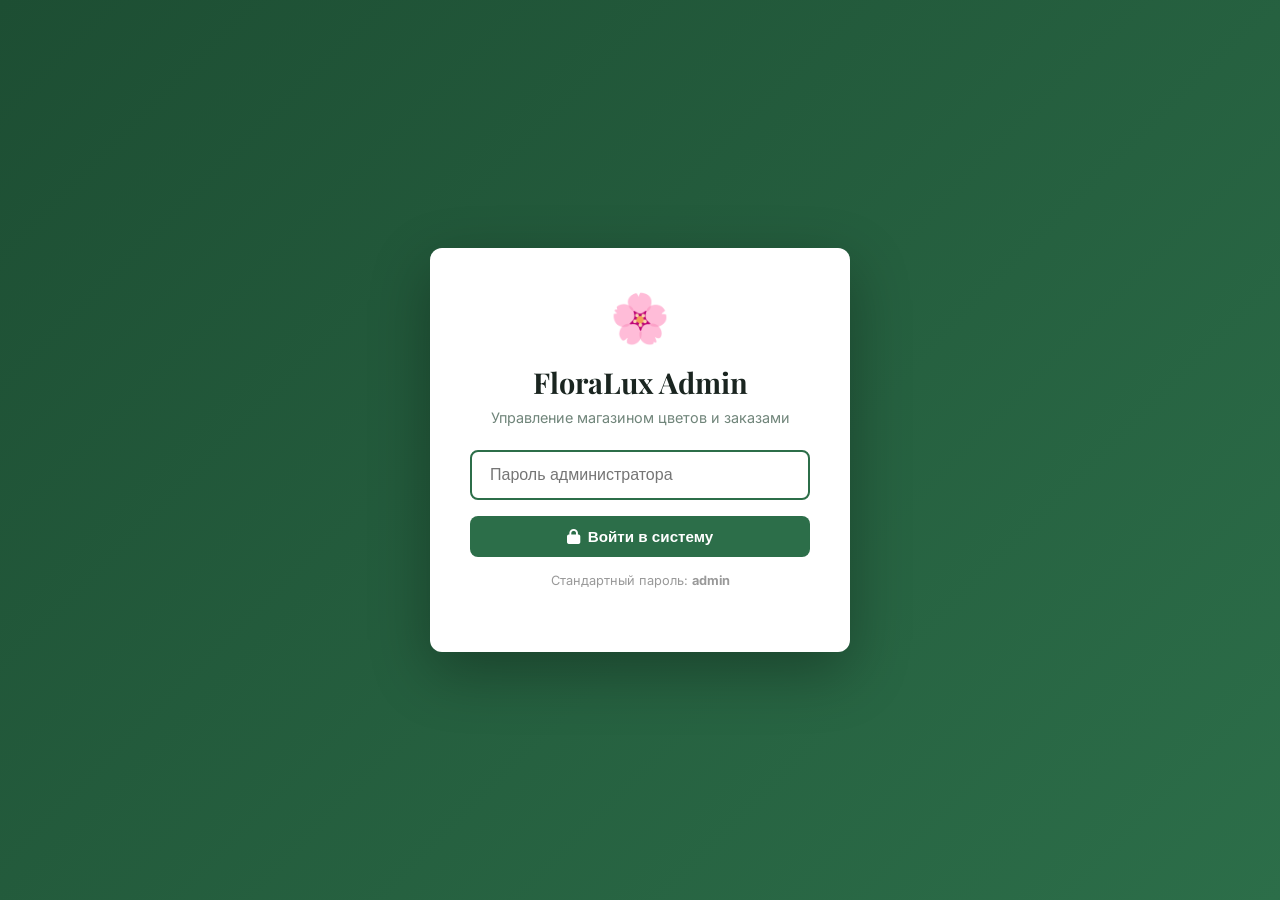
<file: admin.html>
<!DOCTYPE html>
<html lang="ru">
<head>
    <meta charset="UTF-8">
    <meta name="viewport" content="width=device-width, initial-scale=1.0">
    <title>FloraLux — Панель управления магазином</title>
    <!-- Google Fonts -->
    <link rel="preconnect" href="https://fonts.googleapis.com">
    <link rel="preconnect" href="https://fonts.gstatic.com" crossorigin>
    <link href="https://fonts.googleapis.com/css2?family=Inter:wght@300;400;500;600;700&family=Playfair+Display:wght@600;700&display=swap" rel="stylesheet">
    <!-- Font Awesome -->
    <link rel="stylesheet" href="https://cdnjs.cloudflare.com/ajax/libs/font-awesome/6.5.0/css/all.min.css">
    <style>
        :root {
            --primary: #2c6e49;
            --primary-dark: #1d4e33;
            --primary-light: #4c9a6a;
            --accent: #c9a96e;
            --danger: #e74c3c;
            --warning: #f39c12;
            --info: #3498db;
            --success: #2ecc71;
            --dark: #1a2520;
            --gray-bg: #f5f7f6;
            --card-bg: #ffffff;
            --border: #e2e8e5;
            --text: #2c3e35;
            --text-light: #70857a;
            --radius: 12px;
            --shadow: 0 4px 20px rgba(0,0,0,0.06);
        }

        * { box-sizing: border-box; margin: 0; padding: 0; }
        body {
            font-family: 'Inter', sans-serif;
            background: var(--gray-bg);
            color: var(--text);
            min-height: 100vh;
        }

        /* ─── Login Screen ─────────────────────────────────────────── */
        .login-overlay {
            position: fixed; inset: 0;
            background: linear-gradient(135deg, #1d4e33, #2c6e49);
            display: flex; align-items: center; justify-content: center;
            z-index: 9999;
            padding: 20px;
        }
        .login-box {
            background: #fff;
            padding: 40px;
            border-radius: var(--radius);
            box-shadow: 0 20px 60px rgba(0,0,0,0.3);
            width: 100%; max-width: 420px;
            text-align: center;
        }
        .login-icon { font-size: 3rem; margin-bottom: 16px; }
        .login-box h2 {
            font-family: 'Playfair Display', serif;
            font-size: 1.8rem;
            color: var(--dark);
            margin-bottom: 8px;
        }
        .login-box p { color: var(--text-light); font-size: 0.9rem; margin-bottom: 24px; }
        .login-form input {
            width: 100%; padding: 14px 18px;
            border: 2px solid var(--border);
            border-radius: 8px; font-size: 1rem;
            outline: none; margin-bottom: 16px;
            transition: border-color 0.2s;
        }
        .login-form input:focus { border-color: var(--primary); }
        .btn {
            display: inline-flex; align-items: center; justify-content: center; gap: 8px;
            padding: 12px 24px; border-radius: 8px; border: none;
            font-size: 0.95rem; font-weight: 600; cursor: pointer;
            transition: all 0.2s; text-decoration: none;
        }
        .btn-primary { background: var(--primary); color: #fff; }
        .btn-primary:hover { background: var(--primary-dark); }
        .btn-outline { background: transparent; border: 2px solid var(--border); color: var(--text); }
        .btn-outline:hover { border-color: var(--primary); color: var(--primary); }
        .btn-danger { background: var(--danger); color: #fff; }
        .btn-danger:hover { background: #c0392b; }
        .btn-sm { padding: 6px 14px; font-size: 0.85rem; border-radius: 6px; }
        .btn-block { width: 100%; }

        /* ─── Topbar ───────────────────────────────────────────────── */
        .admin-topbar {
            background: #fff;
            border-bottom: 1px solid var(--border);
            padding: 16px 32px;
            display: flex; align-items: center; justify-content: space-between;
            position: sticky; top: 0; z-index: 100;
        }
        .admin-brand {
            display: flex; align-items: center; gap: 12px;
            font-size: 1.3rem; font-weight: 700;
            color: var(--dark); text-decoration: none;
        }
        .admin-brand span.logo-accent { color: var(--primary); }
        .admin-brand small {
            background: #e8f5e9; color: var(--primary);
            font-size: 0.75rem; padding: 4px 10px;
            border-radius: 20px; font-weight: 600;
        }
        .topbar-actions { display: flex; align-items: center; gap: 16px; }

        /* ─── Layout ───────────────────────────────────────────────── */
        .admin-layout {
            display: grid;
            grid-template-columns: 260px 1fr;
            min-height: calc(100vh - 73px);
        }

        /* ─── Sidebar ──────────────────────────────────────────────── */
        .admin-sidebar {
            background: #fff;
            border-right: 1px solid var(--border);
            padding: 24px 16px;
        }
        .nav-item {
            display: flex; align-items: center; gap: 12px;
            padding: 14px 18px; border-radius: 10px;
            color: var(--text); text-decoration: none;
            font-weight: 500; font-size: 0.95rem;
            margin-bottom: 6px; cursor: pointer;
            transition: all 0.2s;
        }
        .nav-item:hover { background: var(--gray-bg); color: var(--primary); }
        .nav-item.active { background: #e8f5e9; color: var(--primary); font-weight: 700; }
        .nav-item i { width: 20px; font-size: 1.1rem; }
        .nav-badge {
            margin-left: auto;
            background: var(--danger); color: #fff;
            font-size: 0.75rem; font-weight: 700;
            padding: 2px 8px; border-radius: 12px;
        }

        /* ─── Main Content ─────────────────────────────────────────── */
        .admin-content {
            padding: 32px;
            max-width: 1400px;
        }
        .tab-panel { display: none; }
        .tab-panel.active { display: block; }

        .panel-header {
            display: flex; align-items: center; justify-content: space-between;
            margin-bottom: 28px; flex-wrap: wrap; gap: 16px;
        }
        .panel-header h1 {
            font-family: 'Playfair Display', serif;
            font-size: 2rem; color: var(--dark);
        }
        .panel-header p { color: var(--text-light); font-size: 0.95rem; margin-top: 4px; }

        /* ─── Stat Cards ───────────────────────────────────────────── */
        .stats-grid {
            display: grid; grid-template-columns: repeat(4, 1fr);
            gap: 20px; margin-bottom: 32px;
        }
        .stat-card {
            background: #fff; padding: 24px; border-radius: var(--radius);
            box-shadow: var(--shadow); border: 1px solid var(--border);
            display: flex; align-items: center; justify-content: space-between;
        }
        .stat-card-info h3 { font-size: 0.85rem; color: var(--text-light); text-transform: uppercase; letter-spacing: 0.5px; margin-bottom: 8px; }
        .stat-card-info p { font-size: 1.8rem; font-weight: 700; color: var(--dark); }
        .stat-card-icon {
            width: 52px; height: 52px; border-radius: 12px;
            display: flex; align-items: center; justify-content: center;
            font-size: 1.4rem; color: #fff;
        }
        .icon-green { background: linear-gradient(135deg, #2c6e49, #4c9a6a); }
        .icon-gold { background: linear-gradient(135deg, #c9a96e, #dfc28d); }
        .icon-blue { background: linear-gradient(135deg, #3498db, #5dade2); }
        .icon-purple { background: linear-gradient(135deg, #8e44ad, #bb8fce); }

        /* ─── Table ────────────────────────────────────────────────── */
        .card {
            background: #fff; border-radius: var(--radius);
            box-shadow: var(--shadow); border: 1px solid var(--border);
            overflow: hidden; margin-bottom: 32px;
        }
        .table-responsive { overflow-x: auto; }
        table {
            width: 100%; border-collapse: collapse; text-align: left;
            font-size: 0.95rem;
        }
        th {
            background: #fbfcfb; padding: 16px 20px;
            color: var(--text-light); font-weight: 600; font-size: 0.85rem;
            text-transform: uppercase; letter-spacing: 0.5px;
            border-bottom: 1px solid var(--border);
        }
        td {
            padding: 16px 20px; border-bottom: 1px solid var(--border);
            vertical-align: middle;
        }
        tr:hover { background: #fafcfa; }

        /* Product cell */
        .prod-cell { display: flex; align-items: center; gap: 14px; }
        .prod-thumb {
            width: 56px; height: 56px; border-radius: 8px;
            object-fit: cover; background: #eee;
        }
        .prod-name { font-weight: 600; font-size: 1rem; color: var(--dark); }
        .prod-cat { font-size: 0.8rem; color: var(--text-light); }

        /* Status Badges */
        .status-badge {
            display: inline-block; padding: 4px 12px;
            border-radius: 20px; font-size: 0.8rem; font-weight: 600;
        }
        .status-new { background: #e3f2fd; color: #1976d2; }
        .status-processing { background: #fff3e0; color: #f57c00; }
        .status-delivery { background: #f3e5f5; color: #7b1fa2; }
        .status-done { background: #e8f5e9; color: #2e7d32; }
        .status-cancel { background: #ffebee; color: #c62828; }

        /* Price input cell */
        .inline-price-input {
            width: 110px; padding: 6px 10px;
            border: 1px solid var(--border); border-radius: 6px;
            font-size: 0.95rem; font-weight: 700; color: var(--primary);
        }

        /* ─── Forms & Settings ─────────────────────────────────────── */
        .settings-grid {
            display: grid; grid-template-columns: 1fr 1fr;
            gap: 24px;
        }
        .form-group { margin-bottom: 20px; }
        .form-group label {
            display: block; font-weight: 600; font-size: 0.9rem;
            margin-bottom: 8px; color: var(--dark);
        }
        .form-group input, .form-group textarea, .form-group select {
            width: 100%; padding: 12px 16px;
            border: 2px solid var(--border); border-radius: 8px;
            font-size: 0.95rem; outline: none; font-family: inherit;
            transition: border-color 0.2s;
        }
        .form-group input:focus, .form-group textarea:focus, .form-group select:focus {
            border-color: var(--primary);
        }
        .form-help { font-size: 0.8rem; color: var(--text-light); margin-top: 6px; display: block; }

        .tg-box {
            background: #f0f7ff; border: 1px solid #cce5ff;
            border-radius: 10px; padding: 20px; margin-bottom: 24px;
        }
        .tg-box h3 { display: flex; align-items: center; gap: 8px; color: #0088cc; font-size: 1.1rem; margin-bottom: 8px; }

        /* ─── Modal ────────────────────────────────────────────────── */
        .admin-modal-overlay {
            position: fixed; inset: 0; background: rgba(0,0,0,0.5);
            display: flex; align-items: center; justify-content: center;
            z-index: 1000; padding: 20px;
            opacity: 0; visibility: hidden; transition: all 0.2s;
        }
        .admin-modal-overlay.active { opacity: 1; visibility: visible; }
        .admin-modal {
            background: #fff; border-radius: var(--radius);
            width: 100%; max-width: 650px; max-height: 90vh;
            overflow-y: auto; padding: 32px;
            box-shadow: 0 20px 60px rgba(0,0,0,0.25);
            position: relative;
        }
        .admin-modal-header {
            display: flex; align-items: center; justify-content: space-between;
            margin-bottom: 24px; padding-bottom: 16px;
            border-bottom: 1px solid var(--border);
        }
        .modal-close-btn {
            background: none; border: none; font-size: 1.4rem;
            color: var(--text-light); cursor: pointer;
        }

        /* Responsive */
        @media (max-width: 992px) {
            .admin-layout { grid-template-columns: 1fr; }
            .admin-sidebar { display: flex; overflow-x: auto; padding: 12px; gap: 8px; }
            .nav-item { white-space: nowrap; margin-bottom: 0; }
            .stats-grid { grid-template-columns: repeat(2, 1fr); }
            .settings-grid { grid-template-columns: 1fr; }
        }
        @media (max-width: 576px) {
            .stats-grid { grid-template-columns: 1fr; }
            .admin-content { padding: 16px; }
        }
    </style>
</head>
<body>

    <!-- ═══════════════ LOGIN SCREEN ═══════════════ -->
    <div class="login-overlay" id="loginOverlay">
        <div class="login-box">
            <div class="login-icon">🌸</div>
            <h2>FloraLux Admin</h2>
            <p>Управление магазином цветов и заказами</p>
            <form class="login-form" id="loginForm">
                <input type="password" id="loginPass" placeholder="Пароль администратора" required autocomplete="current-password" autofocus>
                <button type="submit" class="btn btn-primary btn-block"><i class="fas fa-lock"></i> Войти в систему</button>
            </form>
            <p style="margin-top: 16px; font-size: 0.8rem; color: #999;">Стандартный пароль: <strong>admin</strong></p>
        </div>
    </div>

    <!-- ═══════════════ TOPBAR ═══════════════ -->
    <header class="admin-topbar">
        <a href="#" class="admin-brand">
            <span>🌺 Flora<span class="logo-accent">Lux</span></span>
            <small>SQLite Edition</small>
        </a>
        <div class="topbar-actions">
            <a href="index.html" target="_blank" class="btn btn-outline btn-sm"><i class="fas fa-external-link-alt"></i> Открыть витрину сайта</a>
            <button class="btn btn-outline btn-sm" id="logoutBtn"><i class="fas fa-sign-out-alt"></i> Выход</button>
        </div>
    </header>

    <div class="admin-layout">
        <!-- ═══════════════ SIDEBAR ═══════════════ -->
        <aside class="admin-sidebar">
            <div class="nav-item active" data-tab="orders">
                <i class="fas fa-clipboard-list"></i>
                <span>Заказы</span>
                <span class="nav-badge" id="badgeOrders">0</span>
            </div>
            <div class="nav-item" data-tab="products">
                <i class="fas fa-seedling"></i>
                <span>Товары и цены</span>
            </div>
            <div class="nav-item" data-tab="reviews">
                <i class="fas fa-star"></i>
                <span>Отзывы</span>
            </div>
            <div class="nav-item" data-tab="settings">
                <i class="fas fa-cog"></i>
                <span>Настройки и Telegram</span>
            </div>
        </aside>

        <!-- ═══════════════ MAIN CONTENT ═══════════════ -->
        <main class="admin-content">

            <!-- ─── TAB: ORDERS ─── -->
            <div class="tab-panel active" id="tabOrders">
                <div class="panel-header">
                    <div>
                        <h1>Заказы клиентов</h1>
                        <p>Все заказы с сайта сохраняются в базу данных SQLite и приходят сюда мгновенно</p>
                    </div>
                    <button class="btn btn-outline btn-sm" onclick="loadOrders()"><i class="fas fa-sync-alt"></i> Обновить</button>
                </div>

                <div class="stats-grid">
                    <div class="stat-card">
                        <div class="stat-card-info">
                            <h3>Всего заказов</h3>
                            <p id="statTotalOrders">0</p>
                        </div>
                        <div class="stat-card-icon icon-blue"><i class="fas fa-shopping-bag"></i></div>
                    </div>
                    <div class="stat-card">
                        <div class="stat-card-info">
                            <h3>Новые заказы</h3>
                            <p id="statNewOrders">0</p>
                        </div>
                        <div class="stat-card-icon icon-gold"><i class="fas fa-bell"></i></div>
                    </div>
                    <div class="stat-card">
                        <div class="stat-card-info">
                            <h3>Выручка</h3>
                            <p id="statTotalRevenue">0 ₸</p>
                        </div>
                        <div class="stat-card-icon icon-green"><i class="fas fa-coins"></i></div>
                    </div>
                    <div class="stat-card">
                        <div class="stat-card-info">
                            <h3>Товаров в базе</h3>
                            <p id="statTotalProducts">0</p>
                        </div>
                        <div class="stat-card-icon icon-purple"><i class="fas fa-box-open"></i></div>
                    </div>
                </div>

                <div class="card">
                    <div class="table-responsive">
                        <table>
                            <thead>
                                <tr>
                                    <th>№ Заказа</th>
                                    <th>Клиент / Телефон</th>
                                    <th>Адрес доставки</th>
                                    <th>Дата и время</th>
                                    <th>Товары</th>
                                    <th>Сумма</th>
                                    <th>Статус</th>
                                    <th>Действие</th>
                                </tr>
                            </thead>
                            <tbody id="ordersTableBody">
                                <tr><td colspan="8" style="text-align:center; padding: 40px; color: #999;">Загрузка заказов...</td></tr>
                            </tbody>
                        </table>
                    </div>
                </div>
            </div>

            <!-- ─── TAB: PRODUCTS ─── -->
            <div class="tab-panel" id="tabProducts">
                <div class="panel-header">
                    <div>
                        <h1>Каталог букетов и цены</h1>
                        <p>Меняйте цены прямо в таблице (нажмите Enter) или нажимайте «Редактировать»</p>
                    </div>
                    <button class="btn btn-primary" onclick="openProductModal()"><i class="fas fa-plus"></i> Добавить букет</button>
                </div>

                <div class="card">
                    <div class="table-responsive">
                        <table>
                            <thead>
                                <tr>
                                    <th>Товар</th>
                                    <th>Категория</th>
                                    <th>Цена (₸)</th>
                                    <th>Старая цена</th>
                                    <th>Бейдж</th>
                                    <th>Рейтинг</th>
                                    <th>Статус</th>
                                    <th>Действия</th>
                                </tr>
                            </thead>
                            <tbody id="productsTableBody">
                                <tr><td colspan="8" style="text-align:center; padding: 40px; color: #999;">Загрузка товаров...</td></tr>
                            </tbody>
                        </table>
                    </div>
                </div>
            </div>

            <!-- ─── TAB: REVIEWS ─── -->
            <div class="tab-panel" id="tabReviews">
                <div class="panel-header">
                    <div>
                        <h1>Отзывы покупателей</h1>
                        <p>Отзывы, оставленные посетителями сайта</p>
                    </div>
                </div>
                <div class="card">
                    <div class="table-responsive">
                        <table>
                            <thead>
                                <tr>
                                    <th>Клиент</th>
                                    <th>Город</th>
                                    <th>Оценка</th>
                                    <th>Текст отзыва</th>
                                    <th>Дата</th>
                                    <th>Действие</th>
                                </tr>
                            </thead>
                            <tbody id="reviewsTableBody">
                                <tr><td colspan="6" style="text-align:center; padding: 40px; color: #999;">Загрузка отзывов...</td></tr>
                            </tbody>
                        </table>
                    </div>
                </div>
            </div>

            <!-- ─── TAB: SETTINGS & TELEGRAM ─── -->
            <div class="tab-panel" id="tabSettings">
                <div class="panel-header">
                    <div>
                        <h1>Настройки магазина и Telegram</h1>
                        <p>Контактные данные, тарифы доставки и мгновенные уведомления о заказах в Telegram</p>
                    </div>
                </div>

                <!-- Telegram integration box -->
                <div class="tg-box">
                    <h3><i class="fab fa-telegram"></i> Оповещения в Telegram для владельца магазина</h3>
                    <p style="font-size: 0.9rem; margin-bottom: 16px; color: #444;">
                        Когда покупатель оформляет заказ на сайте, вам на телефон мгновенно придет уведомление с именем, телефоном, адресом и суммой заказа!
                    </p>
                    <div class="settings-grid">
                        <div class="form-group">
                            <label>Telegram Bot Token</label>
                            <input type="text" id="cfgTgBotToken" placeholder="Пример: 123456789:ABCdefGhIJKlmNoPQRsTUVwxyZ">
                            <small class="form-help">Создается бесплатно в Telegram за 1 минуту у бота @BotFather</small>
                        </div>
                        <div class="form-group">
                            <label>Ваш Telegram Chat ID</label>
                            <input type="text" id="cfgTgChatId" placeholder="Пример: 987654321">
                            <small class="form-help">Узнать свой ID можно у бота @userinfobot в Telegram</small>
                        </div>
                    </div>
                    <button type="button" class="btn btn-outline btn-sm" id="btnTestTg"><i class="fas fa-paper-plane"></i> Проверить отправку в Telegram</button>
                </div>

                <form id="settingsForm">
                    <div class="settings-grid">
                        <div class="card" style="padding: 24px;">
                            <h3 style="margin-bottom: 20px;"><i class="fas fa-store"></i> Данные магазина</h3>
                            <div class="form-group">
                                <label>Название магазина</label>
                                <input type="text" id="cfgShopName" required>
                            </div>
                            <div class="form-group">
                                <label>Телефон для клиентов</label>
                                <input type="text" id="cfgPhone" required>
                            </div>
                            <div class="form-group">
                                <label>Email магазина</label>
                                <input type="email" id="cfgEmail">
                            </div>
                            <div class="form-group">
                                <label>Адрес салона</label>
                                <input type="text" id="cfgAddress">
                            </div>
                            <div class="form-group">
                                <label>Часы работы</label>
                                <input type="text" id="cfgHours">
                            </div>
                        </div>

                        <div class="card" style="padding: 24px;">
                            <h3 style="margin-bottom: 20px;"><i class="fas fa-truck"></i> Доставка и цены</h3>
                            <div class="form-group">
                                <label>Стоимость стандартной доставки (₸)</label>
                                <input type="number" id="cfgDeliveryCost" required>
                            </div>
                            <div class="form-group">
                                <label>Бесплатная доставка от суммы (₸)</label>
                                <input type="number" id="cfgFreeDelivery" required>
                            </div>
                            <div class="form-group">
                                <label>Минимальная сумма заказа (₸)</label>
                                <input type="number" id="cfgMinOrder" required>
                            </div>
                            <div class="form-group">
                                <label>WhatsApp (номер только цифры, начиная с 7)</label>
                                <input type="text" id="cfgWhatsapp">
                            </div>
                            <div class="form-group">
                                <label>Пароль для входа в эту панель</label>
                                <input type="text" id="cfgAdminPass" required>
                            </div>
                        </div>
                    </div>

                    <button type="submit" class="btn btn-primary btn-lg" style="margin-top: 20px;"><i class="fas fa-save"></i> Сохранить настройки</button>
                </form>
            </div>

        </main>
    </div>

    <!-- ═══════════════ MODAL: ADD / EDIT PRODUCT ═══════════════ -->
    <div class="admin-modal-overlay" id="productModal">
        <div class="admin-modal">
            <div class="admin-modal-header">
                <h3 id="modalProductTitle">Добавить букет</h3>
                <button class="modal-close-btn" onclick="closeProductModal()">&times;</button>
            </div>
            <form id="productForm">
                <input type="hidden" id="pId">
                <div class="form-group">
                    <label>Название букета *</label>
                    <input type="text" id="pName" required placeholder="Например: Нежность">
                </div>
                <div class="settings-grid">
                    <div class="form-group">
                        <label>Категория *</label>
                        <select id="pCategory" required>
                            <option value="bouquets">Букеты</option>
                            <option value="roses">Розы</option>
                            <option value="tulips">Тюльпаны</option>
                            <option value="wedding">Свадебные</option>
                            <option value="compositions">Композиции</option>
                            <option value="gifts">Подарочные наборы</option>
                        </select>
                    </div>
                    <div class="form-group">
                        <label>Бейдж</label>
                        <select id="pBadge">
                            <option value="">Без бейджа</option>
                            <option value="Хит продаж">Хит продаж</option>
                            <option value="Новинка">Новинка</option>
                            <option value="Скидка">Скидка</option>
                            <option value="Премиум">Премиум</option>
                        </select>
                    </div>
                </div>
                <div class="settings-grid">
                    <div class="form-group">
                        <label>Цена (₸) *</label>
                        <input type="number" id="pPrice" required placeholder="18500">
                    </div>
                    <div class="form-group">
                        <label>Старая цена (для скидки, необязательно)</label>
                        <input type="number" id="pOldPrice" placeholder="22000">
                    </div>
                </div>
                <div class="form-group">
                    <label>Фотография букета</label>
                    <input type="file" id="pImageFile" accept="image/*" style="padding: 8px;">
                    <input type="text" id="pImage" placeholder="Путь к фото (например: images/product-1.jpg)" style="margin-top: 8px;">
                    <small class="form-help">Выберите фото с компьютера (оно автоматически загрузится) или укажите ссылку</small>
                </div>
                <div class="form-group">
                    <label>Описание букета</label>
                    <textarea id="pDesc" rows="3" placeholder="Состав цветов, высота, упаковка..."></textarea>
                </div>
                <div style="display:flex; justify-content: flex-end; gap: 12px; margin-top: 24px;">
                    <button type="button" class="btn btn-outline" onclick="closeProductModal()">Отмена</button>
                    <button type="submit" class="btn btn-primary"><i class="fas fa-check"></i> Сохранить</button>
                </div>
            </form>
        </div>
    </div>

    <!-- ═══════════════ SCRIPT ═══════════════ -->
    <script src="js/data.js"></script>
    <script>
        let authToken = localStorage.getItem('floralux_admin_token') || '';
        let allProducts = [];
        let allOrders = [];
        let isDemoMode = false;

        // Sample Demo Orders for client preview on GitHub Pages
        function initDemoOrders() {
            const saved = localStorage.getItem('floralux_demo_orders');
            if (saved) {
                try { return JSON.parse(saved); } catch (e) {}
            }
            const initial = [
                {
                    id: 101,
                    customer_name: "Айгерим Серікқызы",
                    customer_phone: "+7 (777) 321-45-67",
                    delivery_address: "г. Алматы, мкр. Самал-2, д. 15, кв. 42",
                    delivery_date: "Сегодня",
                    delivery_time: "18:00 - 19:00",
                    total_amount: 18500,
                    status: "новый",
                    payment_method: "Kaspi Gold / QR",
                    items: [{ name: "Букет 'Нежность' (15 роз)", quantity: 1, price: 18500 }],
                    note: "Позвонить за 15 минут до приезда, домофон 42"
                },
                {
                    id: 102,
                    customer_name: "Данияр Ахметов",
                    customer_phone: "+7 (701) 987-65-43",
                    delivery_address: "г. Астана, ул. Достык, д. 8",
                    delivery_date: "Сегодня",
                    delivery_time: "Побыстрее",
                    total_amount: 32000,
                    status: "в сборке",
                    payment_method: "Kaspi QR",
                    items: [
                        { name: "Букет 'Весенний вальс' (25 тюльпанов)", quantity: 1, price: 21500 },
                        { name: "Фирменная подарочная упаковка", quantity: 1, price: 10500 }
                    ],
                    note: "Добавить открытку: 'С днём рождения, любимая!'"
                },
                {
                    id: 103,
                    customer_name: "Мадина Омарова",
                    customer_phone: "+7 (705) 555-12-34",
                    delivery_address: "г. Алматы, пр. Абая, 109",
                    delivery_date: "Вчера",
                    delivery_time: "14:30",
                    total_amount: 27000,
                    status: "доставлен",
                    payment_method: "Оплата онлайн",
                    items: [{ name: "Букет 'Алая страсть' (19 роз)", quantity: 1, price: 27000 }],
                    note: ""
                }
            ];
            localStorage.setItem('floralux_demo_orders', JSON.stringify(initial));
            return initial;
        }

        function initDemoProducts() {
            const saved = localStorage.getItem('floralux_demo_products');
            if (saved) {
                try { return JSON.parse(saved); } catch (e) {}
            }
            const prods = (typeof PRODUCTS !== 'undefined') ? PRODUCTS.map(p => ({
                id: p.id,
                name: p.name,
                category: p.category,
                price: p.price,
                old_price: p.oldPrice || null,
                image: p.image,
                description: p.description,
                badge: p.badge || '',
                rating: p.rating || 5,
                is_active: 1
            })) : [];
            localStorage.setItem('floralux_demo_products', JSON.stringify(prods));
            return prods;
        }

        function showDemoBanner() {
            if (document.getElementById('demoBanner')) return;
            const b = document.createElement('div');
            b.id = 'demoBanner';
            b.style.cssText = 'background: linear-gradient(90deg, #2c6e49, #3d8b5e); color: #fff; padding: 10px 24px; font-size: 0.9rem; display: flex; align-items: center; justify-content: space-between; gap: 12px; z-index: 999; box-shadow: 0 2px 10px rgba(0,0,0,0.1);';
            b.innerHTML = `
                <div style="display: flex; align-items: center; gap: 10px;">
                    <span style="font-size: 1.25rem;">✨</span>
                    <span><strong>Демо-режим админки (GitHub Pages):</strong> вы можете свободно менять цены, переключать статусы заказов и добавлять букеты прямо сейчас! На сервере магазина все данные сохраняются в базу данных SQLite.</span>
                </div>
                <span style="background: rgba(255,255,255,0.22); padding: 4px 12px; border-radius: 20px; font-size: 0.78rem; font-weight: 700; text-transform: uppercase; letter-spacing: 0.5px; white-space: nowrap;">Демо-доступ</span>
            `;
            document.body.prepend(b);
        }

        async function api(endpoint, options = {}) {
            if (isDemoMode) {
                return handleDemoApi(endpoint, options);
            }

            options.headers = options.headers || {};
            if (authToken && authToken !== 'demo-admin') {
                options.headers['Authorization'] = 'Bearer ' + authToken;
            }
            if (options.body && typeof options.body === 'object') {
                options.headers['Content-Type'] = 'application/json';
                options.body = JSON.stringify(options.body);
            }

            try {
                const res = await fetch(endpoint, options);
                if (res.status === 401) {
                    showLogin();
                    throw new Error('Требуется авторизация');
                }
                if (!res.ok) throw new Error('HTTP ' + res.status);
                return await res.json();
            } catch (err) {
                // If on static host (e.g. GitHub Pages) and endpoint failed, activate Demo Mode!
                console.warn('Backend unavailable, switching to Demo Mode:', endpoint);
                isDemoMode = true;
                showDemoBanner();
                return handleDemoApi(endpoint, options);
            }
        }

        function handleDemoApi(endpoint, options = {}) {
            // Orders
            if (endpoint.startsWith('/api/orders')) {
                let orders = initDemoOrders();
                if (options.method === 'PATCH') {
                    const idMatch = endpoint.match(/\/api\/orders\/(\d+)/);
                    if (idMatch) {
                        const id = Number(idMatch[1]);
                        const body = typeof options.body === 'string' ? JSON.parse(options.body) : (options.body || {});
                        const ord = orders.find(o => o.id === id);
                        if (ord && body.status) ord.status = body.status;
                        localStorage.setItem('floralux_demo_orders', JSON.stringify(orders));
                    }
                    return { success: true };
                }
                return orders;
            }

            // Products
            if (endpoint.startsWith('/api/products')) {
                let prods = initDemoProducts();
                if (options.method === 'DELETE') {
                    const idMatch = endpoint.match(/\/api\/products\/(\d+)/);
                    if (idMatch) {
                        const id = Number(idMatch[1]);
                        prods = prods.filter(p => p.id !== id);
                        localStorage.setItem('floralux_demo_products', JSON.stringify(prods));
                    }
                    return { success: true };
                }
                if (options.method === 'POST') {
                    const body = typeof options.body === 'string' ? JSON.parse(options.body) : (options.body || {});
                    if (body.id) {
                        const idx = prods.findIndex(p => p.id === Number(body.id));
                        if (idx !== -1) {
                            prods[idx] = { ...prods[idx], ...body, id: Number(body.id) };
                        } else {
                            prods.unshift({ ...body, id: Number(body.id) });
                        }
                    } else {
                        const newId = prods.length > 0 ? Math.max(...prods.map(p => p.id)) + 1 : 1;
                        prods.unshift({ ...body, id: newId });
                    }
                    localStorage.setItem('floralux_demo_products', JSON.stringify(prods));
                    return { success: true };
                }
                return prods;
            }

            // Reviews
            if (endpoint.startsWith('/api/reviews')) {
                let revs = (typeof REVIEWS !== 'undefined') ? REVIEWS.map((r, i) => ({
                    id: i + 1,
                    name: r.name,
                    city: r.city,
                    rating: r.rating,
                    text: r.text,
                    date_str: r.date
                })) : [];
                return revs;
            }

            // Config
            if (endpoint.startsWith('/api/admin/config')) {
                if (options.method === 'POST') {
                    const body = typeof options.body === 'string' ? JSON.parse(options.body) : (options.body || {});
                    localStorage.setItem('floralux_demo_config', JSON.stringify(body));
                    return { success: true };
                }
                const saved = localStorage.getItem('floralux_demo_config');
                if (saved) {
                    try { return JSON.parse(saved); } catch (e) {}
                }
                return {
                    shop_name: (typeof SHOP_CONFIG !== 'undefined') ? SHOP_CONFIG.name : 'FloraLux',
                    phone: (typeof SHOP_CONFIG !== 'undefined') ? SHOP_CONFIG.phone : '+7 (777) 123-45-67',
                    email: (typeof SHOP_CONFIG !== 'undefined') ? SHOP_CONFIG.email : 'info@floralux.kz',
                    address: (typeof SHOP_CONFIG !== 'undefined') ? SHOP_CONFIG.address : 'г. Алматы, пр. Достык, д. 42',
                    working_hours: (typeof SHOP_CONFIG !== 'undefined') ? SHOP_CONFIG.workingHours : 'Күн сайын: 08:00 — 23:00',
                    delivery_cost: (typeof SHOP_CONFIG !== 'undefined') ? SHOP_CONFIG.deliveryCost : 1500,
                    free_delivery_from: (typeof SHOP_CONFIG !== 'undefined') ? SHOP_CONFIG.freeDeliveryFrom : 20000,
                    min_order: (typeof SHOP_CONFIG !== 'undefined') ? SHOP_CONFIG.minOrder : 5000,
                    whatsapp: (typeof SHOP_CONFIG !== 'undefined') ? SHOP_CONFIG.whatsapp : '77771234567',
                    admin_password: 'admin',
                    tg_bot_token: '',
                    tg_chat_id: ''
                };
            }

            // Telegram test
            if (endpoint.startsWith('/api/admin/test-telegram')) {
                return { success: true, message: 'В демо-режиме отправка симулирована! На живом сервере магазина уведомление прилетит прямо в Telegram-бот владельца.' };
            }

            return { success: true };
        }

        function showLogin() {
            document.getElementById('loginOverlay').style.display = 'flex';
        }

        function hideLogin() {
            document.getElementById('loginOverlay').style.display = 'none';
        }

        // Login Submit
        document.getElementById('loginForm').addEventListener('submit', async (e) => {
            e.preventDefault();
            const pass = document.getElementById('loginPass').value.trim();
            try {
                const res = await fetch('/api/admin/login', {
                    method: 'POST',
                    headers: { 'Content-Type': 'application/json' },
                    body: JSON.stringify({ password: pass })
                });
                if (res.ok) {
                    const data = await res.json();
                    if (data.success) {
                        authToken = data.token;
                        localStorage.setItem('floralux_admin_token', authToken);
                        isDemoMode = false;
                        hideLogin();
                        loadAll();
                        return;
                    }
                }
                throw new Error('Fallback to demo check');
            } catch (err) {
                // If on GitHub Pages or static host, allow login with "admin"
                if (pass === 'admin' || pass === '1234') {
                    authToken = 'demo-admin';
                    localStorage.setItem('floralux_admin_token', authToken);
                    isDemoMode = true;
                    hideLogin();
                    showDemoBanner();
                    loadAll();
                } else {
                    alert('Неверный пароль! (Для входа введите: admin)');
                }
            }
        });

        document.getElementById('logoutBtn').addEventListener('click', () => {
            localStorage.removeItem('floralux_admin_token');
            authToken = '';
            showLogin();
        });

        // Tabs
        document.querySelectorAll('.nav-item[data-tab]').forEach(tab => {
            tab.addEventListener('click', () => {
                document.querySelectorAll('.nav-item').forEach(t => t.classList.remove('active'));
                document.querySelectorAll('.tab-panel').forEach(p => p.classList.remove('active'));
                tab.classList.add('active');
                const target = document.getElementById('tab' + tab.getAttribute('data-tab').charAt(0).toUpperCase() + tab.getAttribute('data-tab').slice(1));
                if (target) target.classList.add('active');
            });
        });

        // Load Orders
        async function loadOrders() {
            try {
                const orders = await api('/api/orders');
                allOrders = orders;
                const tbody = document.getElementById('ordersTableBody');

                let totalRev = 0;
                let newCount = 0;

                if (!orders || orders.length === 0) {
                    tbody.innerHTML = '<tr><td colspan="8" style="text-align:center; padding: 40px; color: #999;">Заказов пока нет. Как только клиент оформит букет на сайте, он появится здесь!</td></tr>';
                } else {
                    tbody.innerHTML = orders.map(o => {
                        totalRev += Number(o.total_amount) || 0;
                        if (o.status === 'новый') newCount++;

                        const itemsList = (o.items || []).map(i => `${i.name} × ${i.quantity}`).join('<br>');
                        const statusClass = {
                            'новый': 'status-new',
                            'в сборке': 'status-processing',
                            'курьер в пути': 'status-delivery',
                            'доставлен': 'status-done',
                            'отменен': 'status-cancel'
                        }[o.status] || 'status-new';

                        return `
                            <tr>
                                <td><strong>#${o.id}</strong></td>
                                <td>
                                    <strong>${o.customer_name}</strong><br>
                                    <a href="tel:${o.customer_phone}" style="color:var(--primary); font-weight:600;"><i class="fas fa-phone-alt"></i> ${o.customer_phone}</a>
                                </td>
                                <td>${o.delivery_address}</td>
                                <td>${o.delivery_date}<br><small style="color:#777;">${o.delivery_time || ''}</small></td>
                                <td style="font-size:0.85rem;">${itemsList}</td>
                                <td><strong style="color:var(--primary);">${(o.total_amount || 0).toLocaleString('ru-RU')} ₸</strong></td>
                                <td>
                                    <select onchange="changeOrderStatus('${o.id}', this.value)" style="padding:4px 8px; border-radius:6px; font-size:0.85rem; font-weight:600;">
                                        <option value="новый" ${o.status === 'новый' ? 'selected' : ''}>🔵 Новый</option>
                                        <option value="в сборке" ${o.status === 'в сборке' ? 'selected' : ''}>🟠 В сборке</option>
                                        <option value="курьер в пути" ${o.status === 'курьер в пути' ? 'selected' : ''}>🟣 Курьер в пути</option>
                                        <option value="доставлен" ${o.status === 'доставлен' ? 'selected' : ''}>🟢 Доставлен</option>
                                        <option value="отменен" ${o.status === 'отменен' ? 'selected' : ''}>🔴 Отменен</option>
                                    </select>
                                </td>
                                <td>
                                    ${o.note ? `<button class="btn btn-outline btn-sm" onclick="alert('Комментарий клиента: ' + ${JSON.stringify(o.note)})" title="Комментарий"><i class="fas fa-comment-dots"></i></button>` : ''}
                                </td>
                            </tr>
                        `;
                    }).join('');
                }

                document.getElementById('statTotalOrders').textContent = orders.length;
                document.getElementById('statNewOrders').textContent = newCount;
                document.getElementById('badgeOrders').textContent = newCount;
                document.getElementById('statTotalRevenue').textContent = totalRev.toLocaleString('ru-RU') + ' ₸';
            } catch (err) {
                console.error('Error loading orders:', err);
            }
        }

        async function changeOrderStatus(id, newStatus) {
            try {
                await api(`/api/orders/${id}`, {
                    method: 'PATCH',
                    body: { status: newStatus }
                });
                loadOrders();
            } catch (err) {
                alert('Не удалось изменить статус');
            }
        }

        // Load Products
        async function loadProducts() {
            try {
                const prods = await api('/api/products?all=1');
                allProducts = prods;
                document.getElementById('statTotalProducts').textContent = prods.length;
                const tbody = document.getElementById('productsTableBody');

                tbody.innerHTML = prods.map(p => `
                    <tr>
                        <td>
                            <div class="prod-cell">
                                <img src="${p.image}" class="prod-thumb" onerror="this.src='data:image/svg+xml,%3Csvg xmlns=\\'http://www.w3.org/2000/svg\\' width=\\'50\\' height=\\'50\\'%3E%3Crect width=\\'50\\' height=\\'50\\' fill=\\'%23eee\\'/ %3E%3C/svg%3E'">
                                <div>
                                    <div class="prod-name">${p.name}</div>
                                    <div class="prod-cat">ID: ${p.id}</div>
                                </div>
                            </div>
                        </td>
                        <td>${p.category}</td>
                        <td>
                            <input type="number" class="inline-price-input" value="${p.price}" 
                                onchange="quickUpdatePrice(${p.id}, this.value)" 
                                title="Измените цену и нажмите Enter для сохранения"> ₸
                        </td>
                        <td>${p.old_price ? p.old_price + ' ₸' : '—'}</td>
                        <td>${p.badge ? `<span class="status-badge status-processing">${p.badge}</span>` : '—'}</td>
                        <td>⭐ ${p.rating || 5}</td>
                        <td>
                            <span class="status-badge ${p.is_active ? 'status-done' : 'status-cancel'}">
                                ${p.is_active ? 'На витрине' : 'Скрыт'}
                            </span>
                        </td>
                        <td>
                            <button class="btn btn-outline btn-sm" onclick="editProduct(${p.id})" title="Редактировать"><i class="fas fa-edit"></i></button>
                            <button class="btn btn-danger btn-sm" onclick="deleteProduct(${p.id})" title="Удалить"><i class="fas fa-trash-alt"></i></button>
                        </td>
                    </tr>
                `).join('');
            } catch (err) {
                console.error('Error loading products:', err);
            }
        }

        async function quickUpdatePrice(id, newPrice) {
            const prod = allProducts.find(p => p.id === id);
            if (!prod) return;
            prod.price = Number(newPrice);
            try {
                await api('/api/products', {
                    method: 'POST',
                    body: prod
                });
                alert('Цена успешно обновлена в базе данных SQLite!');
            } catch (err) {
                alert('Ошибка при сохранении цены');
            }
        }

        async function deleteProduct(id) {
            if (!confirm('Вы уверены, что хотите удалить этот товар из базы данных?')) return;
            try {
                await api(`/api/products/${id}`, { method: 'DELETE' });
                loadProducts();
            } catch (err) {
                alert('Ошибка при удалении товара');
            }
        }

        // Product Modal
        function openProductModal(prod = null) {
            document.getElementById('productModal').classList.add('active');
            if (prod) {
                document.getElementById('modalProductTitle').textContent = 'Редактировать букет';
                document.getElementById('pId').value = prod.id;
                document.getElementById('pName').value = prod.name;
                document.getElementById('pCategory').value = prod.category;
                document.getElementById('pBadge').value = prod.badge || '';
                document.getElementById('pPrice').value = prod.price;
                document.getElementById('pOldPrice').value = prod.old_price || '';
                document.getElementById('pImage').value = prod.image;
                document.getElementById('pDesc').value = prod.description || '';
            } else {
                document.getElementById('modalProductTitle').textContent = 'Добавить новый букет';
                document.getElementById('productForm').reset();
                document.getElementById('pId').value = '';
                document.getElementById('pImage').value = 'images/product-placeholder.jpg';
            }
        }

        function closeProductModal() {
            document.getElementById('productModal').classList.remove('active');
        }

        function editProduct(id) {
            const prod = allProducts.find(p => p.id === id);
            if (prod) openProductModal(prod);
        }

        // Image file upload
        document.getElementById('pImageFile').addEventListener('change', function(e) {
            const file = e.target.files[0];
            if (!file) return;

            const reader = new FileReader();
            reader.onload = async function(evt) {
                try {
                    const res = await api('/api/upload', {
                        method: 'POST',
                        body: {
                            filename: file.name,
                            data: evt.target.result
                        }
                    });
                    if (res.success) {
                        document.getElementById('pImage').value = res.path;
                        alert('Фотография успешно загружена на сервер в папку images/!');
                    }
                } catch (err) {
                    alert('Ошибка загрузки фото');
                }
            };
            reader.readAsDataURL(file);
        });

        // Product Save
        document.getElementById('productForm').addEventListener('submit', async (e) => {
            e.preventDefault();
            const id = document.getElementById('pId').value;
            const data = {
                id: id ? Number(id) : null,
                name: document.getElementById('pName').value.trim(),
                category: document.getElementById('pCategory').value,
                badge: document.getElementById('pBadge').value,
                price: Number(document.getElementById('pPrice').value),
                old_price: document.getElementById('pOldPrice').value ? Number(document.getElementById('pOldPrice').value) : null,
                image: document.getElementById('pImage').value.trim(),
                description: document.getElementById('pDesc').value.trim(),
                is_active: 1
            };

            try {
                await api('/api/products', {
                    method: 'POST',
                    body: data
                });
                closeProductModal();
                loadProducts();
                alert('Товар успешно сохранён в базе данных SQLite!');
            } catch (err) {
                alert('Ошибка сохранения товара');
            }
        });

        // Load Reviews
        async function loadReviews() {
            try {
                const reviews = await api('/api/reviews?all=1');
                const tbody = document.getElementById('reviewsTableBody');
                if (!reviews || reviews.length === 0) {
                    tbody.innerHTML = '<tr><td colspan="6" style="text-align:center; padding: 30px; color:#999;">Отзывов пока нет</td></tr>';
                    return;
                }
                tbody.innerHTML = reviews.map(r => `
                    <tr>
                        <td><strong>${r.name}</strong></td>
                        <td>${r.city || '—'}</td>
                        <td>${'⭐'.repeat(r.rating || 5)}</td>
                        <td style="max-width:350px;"><i>«${r.text}»</i></td>
                        <td>${r.date_str}</td>
                        <td>
                            <button class="btn btn-danger btn-sm" onclick="deleteReview(${r.id})"><i class="fas fa-trash-alt"></i></button>
                        </td>
                    </tr>
                `).join('');
            } catch (err) {
                console.error(err);
            }
        }

        async function deleteReview(id) {
            if (!confirm('Удалить этот отзыв из базы данных?')) return;
            try {
                await api(`/api/reviews/${id}`, { method: 'DELETE' });
                loadReviews();
            } catch (err) {
                alert('Ошибка при удалении отзыва');
            }
        }

        // Load Settings
        async function loadSettings() {
            try {
                const cfg = await api('/api/admin/config');
                document.getElementById('cfgShopName').value = cfg.shop_name || 'FloraLux';
                document.getElementById('cfgPhone').value = cfg.phone || '';
                document.getElementById('cfgEmail').value = cfg.email || '';
                document.getElementById('cfgAddress').value = cfg.address || '';
                document.getElementById('cfgHours').value = cfg.working_hours || '';
                document.getElementById('cfgDeliveryCost').value = cfg.delivery_cost || 500;
                document.getElementById('cfgFreeDelivery').value = cfg.free_delivery_from || 5000;
                document.getElementById('cfgMinOrder').value = cfg.min_order || 1500;
                document.getElementById('cfgWhatsapp').value = cfg.whatsapp || '';
                document.getElementById('cfgAdminPass').value = cfg.admin_password || 'admin';
                document.getElementById('cfgTgBotToken').value = cfg.tg_bot_token || '';
                document.getElementById('cfgTgChatId').value = cfg.tg_chat_id || '';
            } catch (err) {
                console.error(err);
            }
        }

        // Save Settings
        document.getElementById('settingsForm').addEventListener('submit', async (e) => {
            e.preventDefault();
            const data = {
                shop_name: document.getElementById('cfgShopName').value,
                phone: document.getElementById('cfgPhone').value,
                email: document.getElementById('cfgEmail').value,
                address: document.getElementById('cfgAddress').value,
                working_hours: document.getElementById('cfgHours').value,
                delivery_cost: document.getElementById('cfgDeliveryCost').value,
                free_delivery_from: document.getElementById('cfgFreeDelivery').value,
                min_order: document.getElementById('cfgMinOrder').value,
                whatsapp: document.getElementById('cfgWhatsapp').value,
                admin_password: document.getElementById('cfgAdminPass').value,
                tg_bot_token: document.getElementById('cfgTgBotToken').value.trim(),
                tg_chat_id: document.getElementById('cfgTgChatId').value.trim()
            };

            try {
                await api('/api/admin/config', {
                    method: 'POST',
                    body: data
                });
                alert('Настройки успешно сохранены в базе данных SQLite!');
            } catch (err) {
                alert('Ошибка сохранения настроек');
            }
        });

        // Test Telegram
        document.getElementById('btnTestTg').addEventListener('click', async () => {
            const token = document.getElementById('cfgTgBotToken').value.trim();
            const chat = document.getElementById('cfgTgChatId').value.trim();
            if (!token || !chat) {
                return alert('Сначала введите Bot Token и Chat ID!');
            }
            try {
                const res = await api('/api/admin/test-telegram', {
                    method: 'POST',
                    body: { bot_token: token, chat_id: chat }
                });
                alert(res.message);
            } catch (err) {
                alert('Ошибка отправки теста');
            }
        });

        function loadAll() {
            loadOrders();
            loadProducts();
            loadReviews();
            loadSettings();
        }

        // Init
        if (authToken === 'demo-admin') {
            isDemoMode = true;
            hideLogin();
            showDemoBanner();
            loadAll();
        } else if (authToken) {
            hideLogin();
            loadAll();
        } else {
            showLogin();
        }

        // Auto-refresh orders every 15 seconds
        setInterval(() => {
            if (authToken) loadOrders();
        }, 15000);
    </script>
</body>
</html>
</file>
